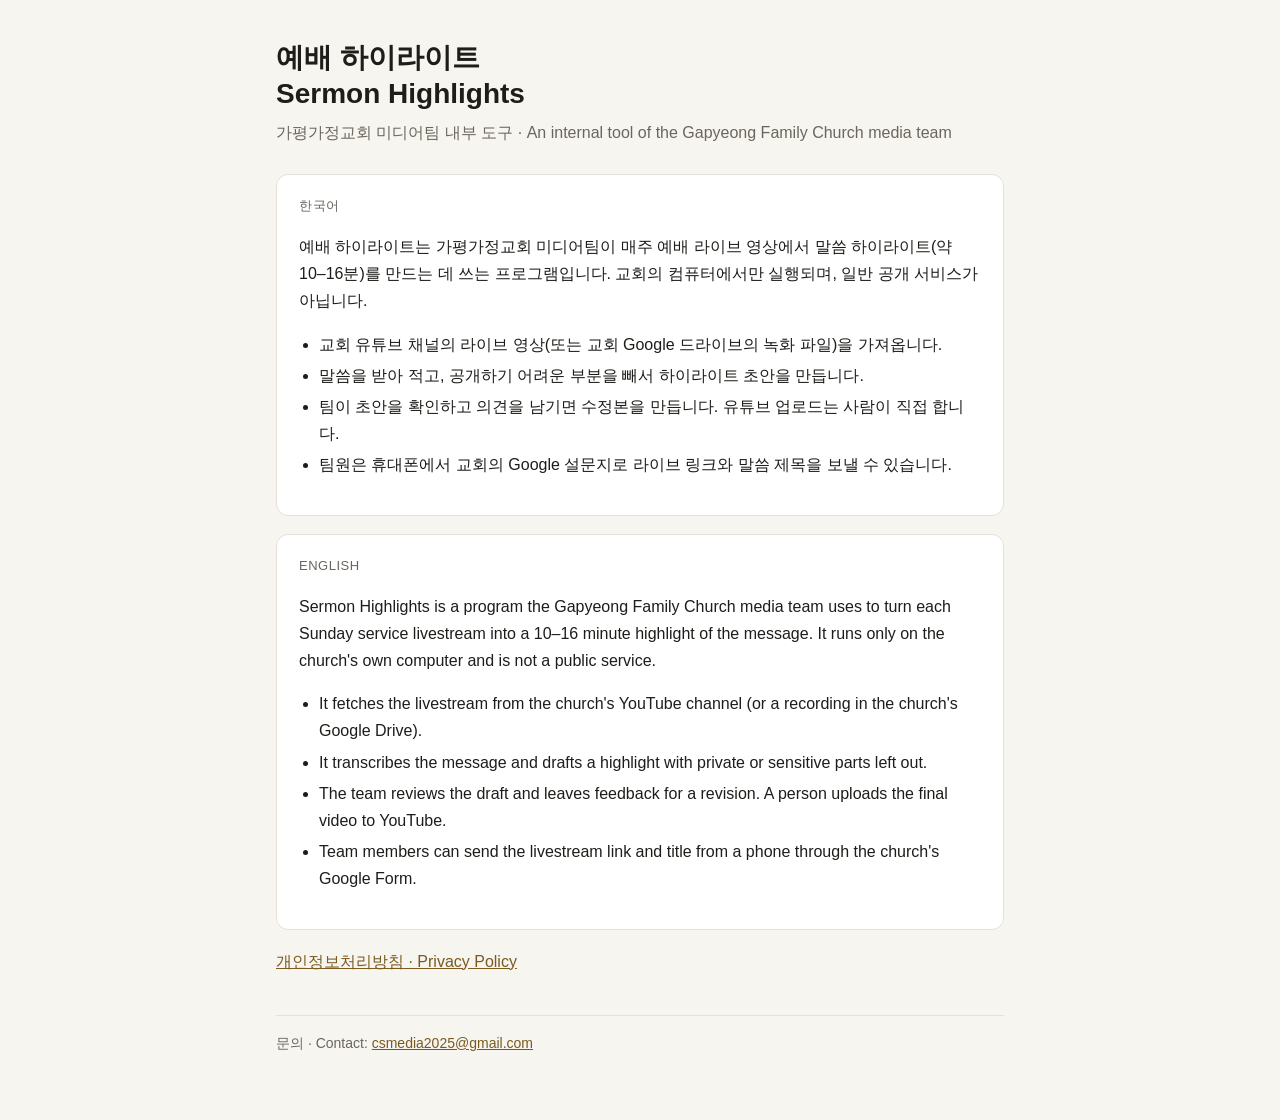
<file: index.html>
<!doctype html>
<html lang="ko">
<head>
<meta charset="utf-8">
<meta name="viewport" content="width=device-width, initial-scale=1">
<title>예배 하이라이트 · Sermon Highlights</title>
<meta name="description" content="가평가정교회 미디어팀이 주일 예배 라이브 영상에서 말씀 하이라이트를 만드는 내부 도구입니다.">
<link rel="stylesheet" href="style.css">
</head>
<body><main>
<h1>예배 하이라이트<br>Sermon Highlights</h1>
<p class="sub">가평가정교회 미디어팀 내부 도구 · An internal tool of the Gapyeong Family Church media team</p>

<div class="card">
<p class="lang">한국어</p>
<p>예배 하이라이트는 가평가정교회 미디어팀이 매주 예배 라이브 영상에서 말씀 하이라이트(약 10–16분)를 만드는 데 쓰는 프로그램입니다. 교회의 컴퓨터에서만 실행되며, 일반 공개 서비스가 아닙니다.</p>
<ul>
<li>교회 유튜브 채널의 라이브 영상(또는 교회 Google 드라이브의 녹화 파일)을 가져옵니다.</li>
<li>말씀을 받아 적고, 공개하기 어려운 부분을 빼서 하이라이트 초안을 만듭니다.</li>
<li>팀이 초안을 확인하고 의견을 남기면 수정본을 만듭니다. 유튜브 업로드는 사람이 직접 합니다.</li>
<li>팀원은 휴대폰에서 교회의 Google 설문지로 라이브 링크와 말씀 제목을 보낼 수 있습니다.</li>
</ul>
</div>

<div class="card">
<p class="lang">English</p>
<p>Sermon Highlights is a program the Gapyeong Family Church media team uses to turn each Sunday service livestream into a 10–16 minute highlight of the message. It runs only on the church's own computer and is not a public service.</p>
<ul>
<li>It fetches the livestream from the church's YouTube channel (or a recording in the church's Google Drive).</li>
<li>It transcribes the message and drafts a highlight with private or sensitive parts left out.</li>
<li>The team reviews the draft and leaves feedback for a revision. A person uploads the final video to YouTube.</li>
<li>Team members can send the livestream link and title from a phone through the church's Google Form.</li>
</ul>
</div>

<p><a href="privacy.html">개인정보처리방침 · Privacy Policy</a></p>
<footer>문의 · Contact: <a href="mailto:csmedia2025@gmail.com">csmedia2025@gmail.com</a></footer>
</main></body>
</html>
</file>
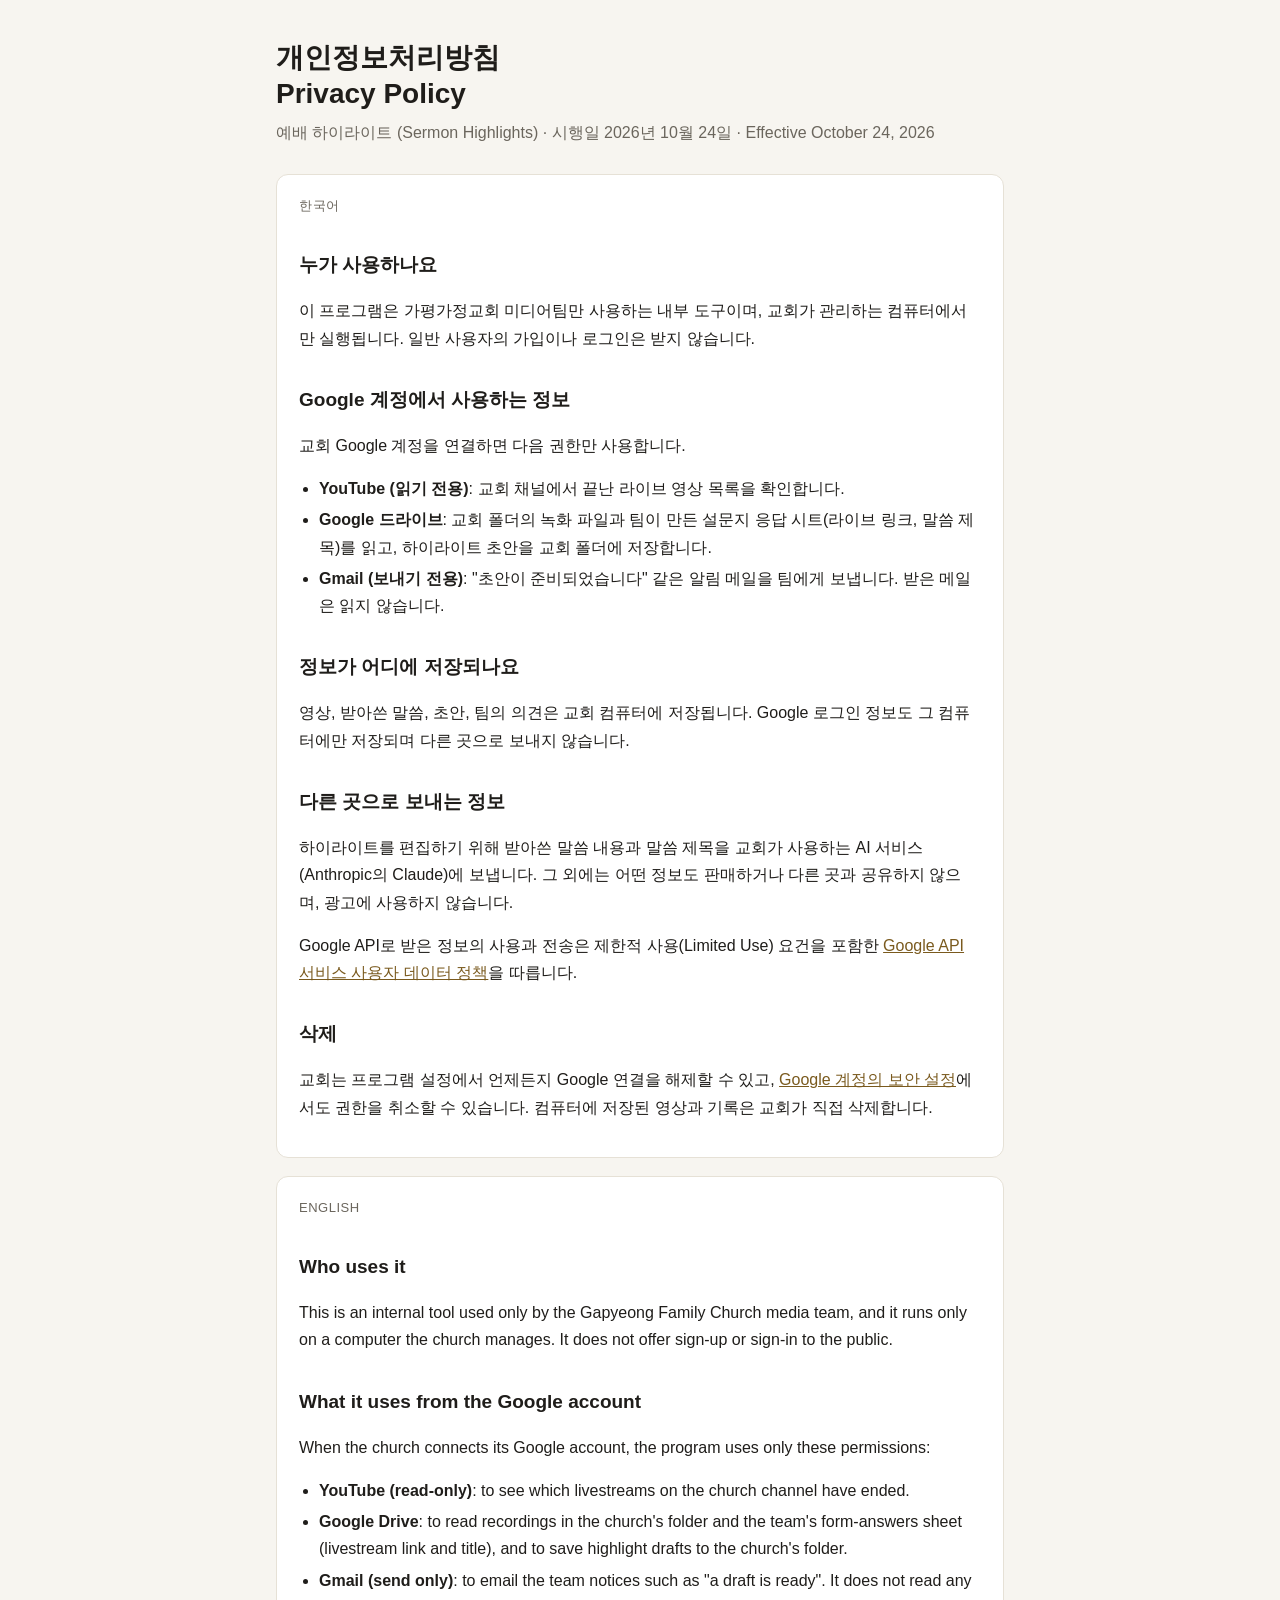
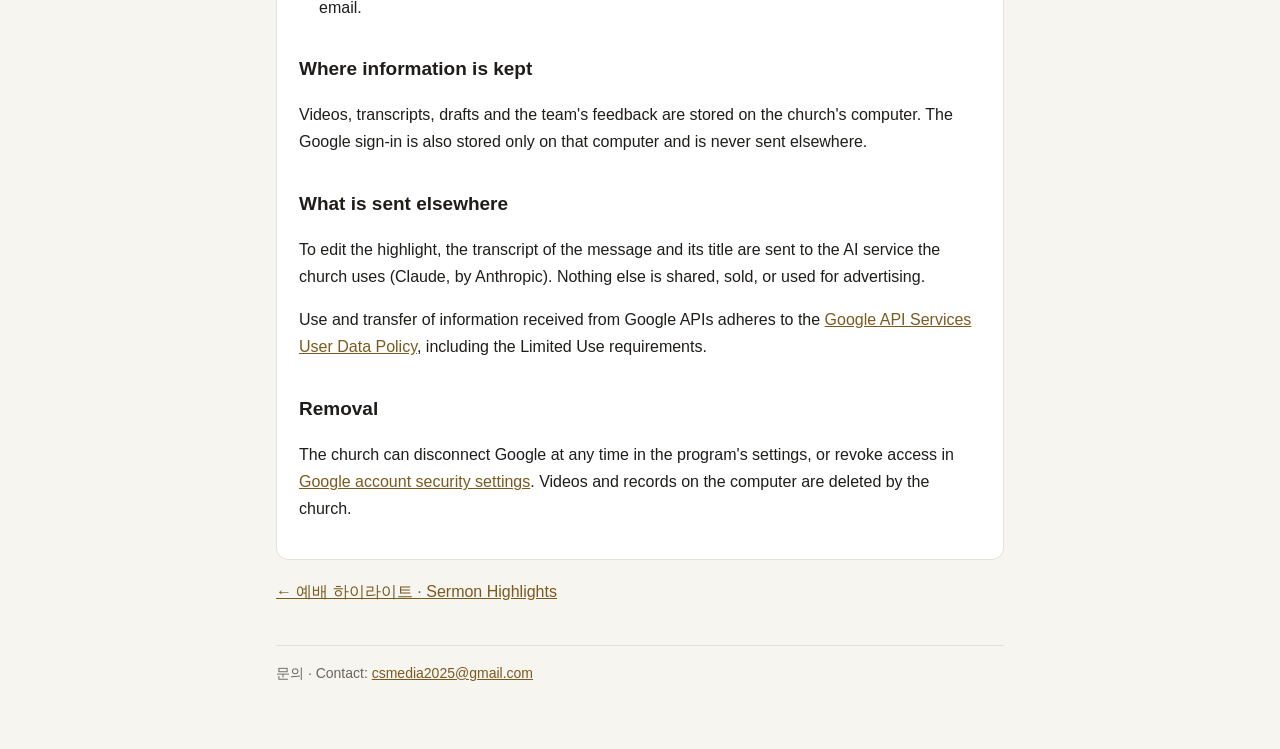
<file: privacy.html>
<!doctype html>
<html lang="ko">
<head>
<meta charset="utf-8">
<meta name="viewport" content="width=device-width, initial-scale=1">
<title>개인정보처리방침 · Privacy Policy</title>
<meta name="description" content="예배 하이라이트(Sermon Highlights) 개인정보처리방침">
<link rel="stylesheet" href="style.css">
</head>
<body><main>
<h1>개인정보처리방침<br>Privacy Policy</h1>
<p class="sub">예배 하이라이트 (Sermon Highlights) · 시행일 2026년 10월 24일 · Effective October 24, 2026</p>

<div class="card">
<p class="lang">한국어</p>
<h2>누가 사용하나요</h2>
<p>이 프로그램은 가평가정교회 미디어팀만 사용하는 내부 도구이며, 교회가 관리하는 컴퓨터에서만 실행됩니다. 일반 사용자의 가입이나 로그인은 받지 않습니다.</p>
<h2>Google 계정에서 사용하는 정보</h2>
<p>교회 Google 계정을 연결하면 다음 권한만 사용합니다.</p>
<ul>
<li><b>YouTube (읽기 전용)</b>: 교회 채널에서 끝난 라이브 영상 목록을 확인합니다.</li>
<li><b>Google 드라이브</b>: 교회 폴더의 녹화 파일과 팀이 만든 설문지 응답 시트(라이브 링크, 말씀 제목)를 읽고, 하이라이트 초안을 교회 폴더에 저장합니다.</li>
<li><b>Gmail (보내기 전용)</b>: "초안이 준비되었습니다" 같은 알림 메일을 팀에게 보냅니다. 받은 메일은 읽지 않습니다.</li>
</ul>
<h2>정보가 어디에 저장되나요</h2>
<p>영상, 받아쓴 말씀, 초안, 팀의 의견은 교회 컴퓨터에 저장됩니다. Google 로그인 정보도 그 컴퓨터에만 저장되며 다른 곳으로 보내지 않습니다.</p>
<h2>다른 곳으로 보내는 정보</h2>
<p>하이라이트를 편집하기 위해 받아쓴 말씀 내용과 말씀 제목을 교회가 사용하는 AI 서비스(Anthropic의 Claude)에 보냅니다. 그 외에는 어떤 정보도 판매하거나 다른 곳과 공유하지 않으며, 광고에 사용하지 않습니다.</p>
<p>Google API로 받은 정보의 사용과 전송은 제한적 사용(Limited Use) 요건을 포함한 <a href="https://developers.google.com/terms/api-services-user-data-policy">Google API 서비스 사용자 데이터 정책</a>을 따릅니다.</p>
<h2>삭제</h2>
<p>교회는 프로그램 설정에서 언제든지 Google 연결을 해제할 수 있고, <a href="https://myaccount.google.com/permissions">Google 계정의 보안 설정</a>에서도 권한을 취소할 수 있습니다. 컴퓨터에 저장된 영상과 기록은 교회가 직접 삭제합니다.</p>
</div>

<div class="card">
<p class="lang">English</p>
<h2>Who uses it</h2>
<p>This is an internal tool used only by the Gapyeong Family Church media team, and it runs only on a computer the church manages. It does not offer sign-up or sign-in to the public.</p>
<h2>What it uses from the Google account</h2>
<p>When the church connects its Google account, the program uses only these permissions:</p>
<ul>
<li><b>YouTube (read-only)</b>: to see which livestreams on the church channel have ended.</li>
<li><b>Google Drive</b>: to read recordings in the church's folder and the team's form-answers sheet (livestream link and title), and to save highlight drafts to the church's folder.</li>
<li><b>Gmail (send only)</b>: to email the team notices such as "a draft is ready". It does not read any email.</li>
</ul>
<h2>Where information is kept</h2>
<p>Videos, transcripts, drafts and the team's feedback are stored on the church's computer. The Google sign-in is also stored only on that computer and is never sent elsewhere.</p>
<h2>What is sent elsewhere</h2>
<p>To edit the highlight, the transcript of the message and its title are sent to the AI service the church uses (Claude, by Anthropic). Nothing else is shared, sold, or used for advertising.</p>
<p>Use and transfer of information received from Google APIs adheres to the <a href="https://developers.google.com/terms/api-services-user-data-policy">Google API Services User Data Policy</a>, including the Limited Use requirements.</p>
<h2>Removal</h2>
<p>The church can disconnect Google at any time in the program's settings, or revoke access in <a href="https://myaccount.google.com/permissions">Google account security settings</a>. Videos and records on the computer are deleted by the church.</p>
</div>

<p><a href="index.html">← 예배 하이라이트 · Sermon Highlights</a></p>
<footer>문의 · Contact: <a href="mailto:csmedia2025@gmail.com">csmedia2025@gmail.com</a></footer>
</main></body>
</html>
</file>
<file: style.css>
:root { --bg: #f7f5f0; --card: #ffffff; --text: #1f1d1a; --muted: #6b665d; --accent: #7a5a1e; --line: #e6e1d6; }
@media (prefers-color-scheme: dark) { :root { --bg: #17160f; --card: #211f18; --text: #ece8de; --muted: #a8a294; --accent: #d9b25f; --line: #35322a; } }
* { box-sizing: border-box; }
body { margin: 0; background: var(--bg); color: var(--text); font: 16px/1.7 -apple-system, "Apple SD Gothic Neo", "Noto Sans KR", "Segoe UI", sans-serif; }
main { max-width: 760px; margin: 0 auto; padding: 40px 16px 64px; }
h1 { font-size: 28px; line-height: 1.3; margin: 0 0 6px; }
h2 { font-size: 19px; margin: 32px 0 8px; }
.sub { color: var(--muted); margin: 0 0 28px; }
.card { background: var(--card); border: 1px solid var(--line); border-radius: 12px; padding: 20px 22px; margin: 18px 0; }
a { color: var(--accent); }
ul { padding-left: 20px; }
li { margin: 4px 0; }
.lang { color: var(--muted); font-size: 13px; letter-spacing: .04em; text-transform: uppercase; margin: 0 0 4px; }
footer { color: var(--muted); font-size: 14px; margin-top: 40px; border-top: 1px solid var(--line); padding-top: 16px; }
</file>
